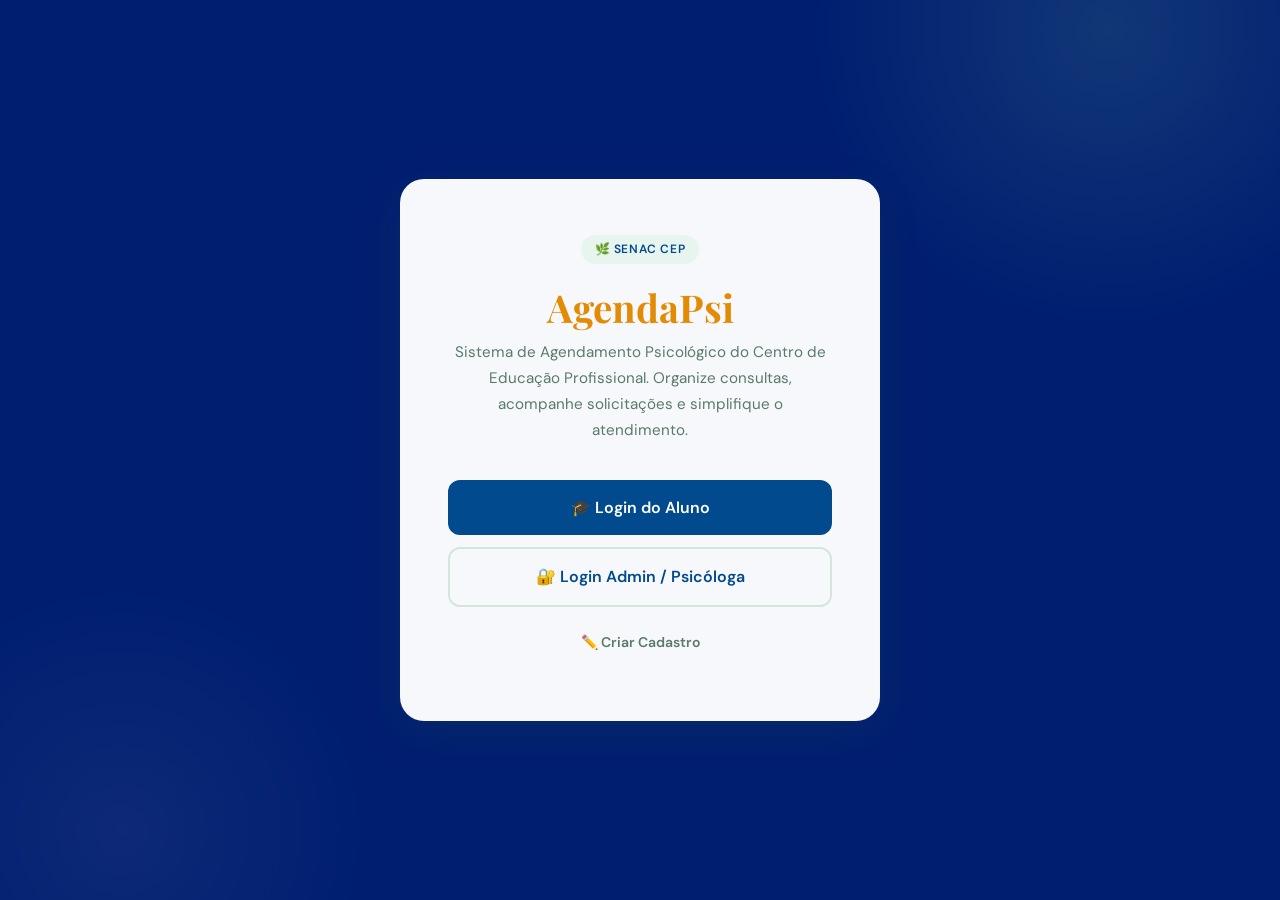
<file: index.html>
<!DOCTYPE html>
<html lang="pt-BR">
<head>
  <meta charset="UTF-8" />
  <meta name="viewport" content="width=device-width, initial-scale=1.0" />
  <title>AgendaPsi — SENAC CEP</title>
  <link rel="stylesheet" href="style/style.css" />
</head>
<body>

<div class="landing-page">
  <div class="landing-card">
    <div class="landing-badge">🌿 SENAC CEP</div>

    <h1>AgendaPsi</h1>
    <p>
      Sistema de Agendamento Psicológico do Centro de Educação Profissional.
      Organize consultas, acompanhe solicitações e simplifique o atendimento.
    </p>

    <div class="landing-actions">
      <a href="login-aluno.html" class="btn btn-primary btn-lg btn-block">
        🎓 Login do Aluno
      </a>
      <a href="login-admin.html" class="btn btn-outline btn-lg btn-block">
        🔐 Login Admin / Psicóloga
      </a>
      <a href="cadastro.html" class="btn btn-ghost btn-block">
        ✏️ Criar Cadastro
      </a>
    </div>
  </div>
</div>

<script src="js/dados.js"></script>
<script src="js/utils.js"></script>
<script src="js/app.js"></script>
</body>
</html>
</file>
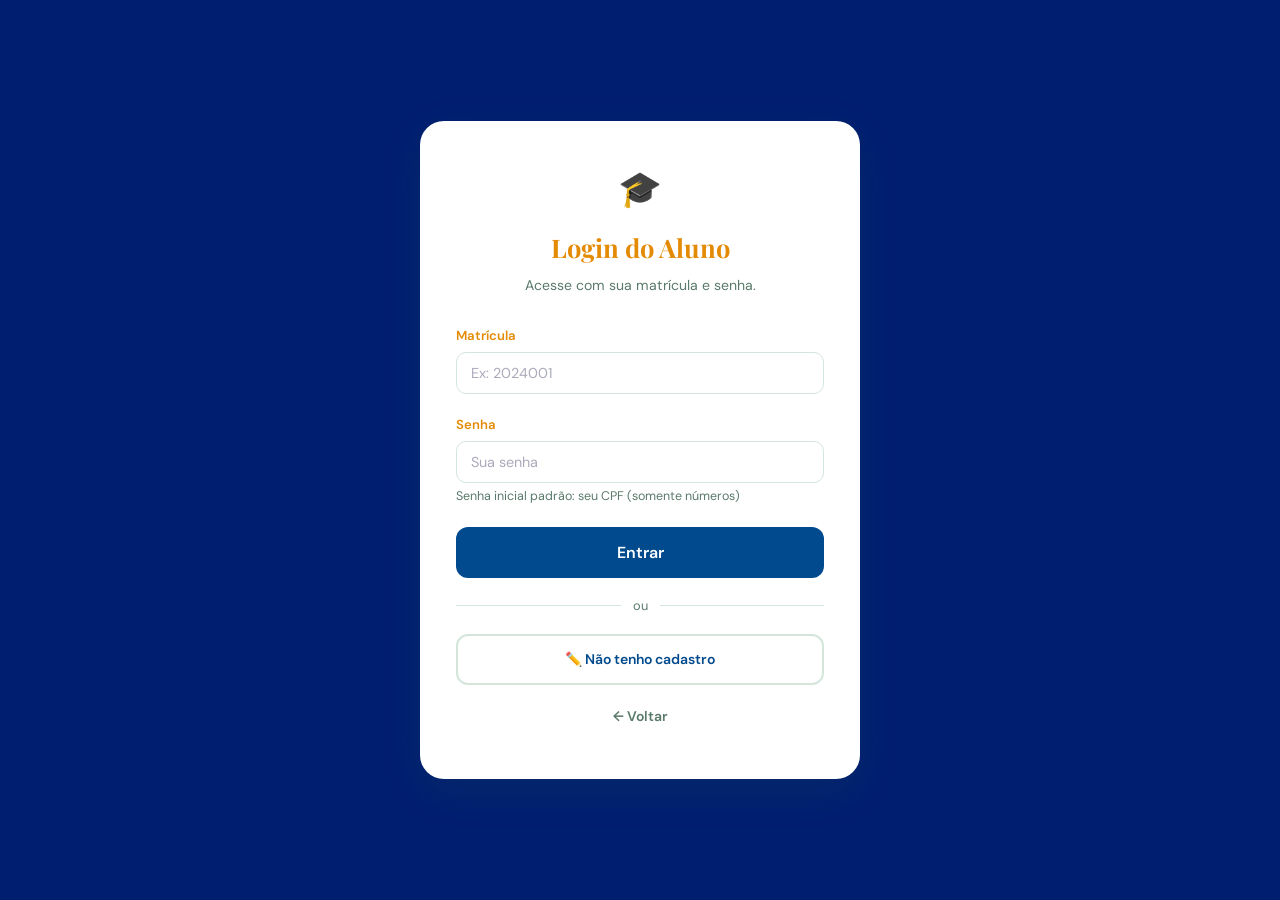
<file: agendamento.html>
<!DOCTYPE html>
<html lang="pt-BR">
<head>
  <meta charset="UTF-8" />
  <meta name="viewport" content="width=device-width, initial-scale=1.0" />
  <title>Solicitar Agendamento — AgendaPsi</title>
  <link rel="stylesheet" href="style/style.css" />
</head>
<body>

<div class="auth-wrapper">
  <div class="auth-card" style="max-width:500px;">
    <div class="auth-card-header">
      <div class="icon">📅</div>
      <h2>Solicitar Agendamento</h2>
      <p>Preencha os dados para solicitar sua consulta.</p>
    </div>

    <div id="alert-box"></div>

    <form id="form-agendamento" novalidate>
      <div class="form-group">
        <label class="form-label" for="motivo">Motivo da consulta *</label>
        <textarea class="form-control" id="motivo" placeholder="Descreva brevemente o motivo..." required></textarea>
      </div>

      <div class="form-row">
        <div class="form-group">
          <label class="form-label" for="dataPreferencial">Data preferencial *</label>
          <input type="date" class="form-control" id="dataPreferencial" required />
        </div>
        <div class="form-group">
          <label class="form-label" for="horarioPreferencial">Horário preferencial *</label>
          <input type="time" class="form-control" id="horarioPreferencial" required />
        </div>
      </div>

      <div class="form-group">
        <label class="form-label" for="turno">Turno disponível *</label>
        <select class="form-control" id="turno" required>
          <option value="">Selecione...</option>
          <option value="Manhã">Manhã</option>
          <option value="Tarde">Tarde</option>
          <option value="Qualquer">Qualquer horário</option>
        </select>
      </div>

      <div class="form-group">
        <label class="form-label" for="observacaoAluno">Observações adicionais</label>
        <textarea class="form-control" id="observacaoAluno" placeholder="Alguma informação adicional? (opcional)"></textarea>
      </div>

      <button type="submit" class="btn btn-primary btn-block btn-lg">📤 Solicitar Agendamento</button>
    </form>

    <a href="painel-aluno.html" class="btn btn-ghost btn-block" style="margin-top:10px;">← Voltar ao painel</a>
  </div>
</div>

<script src="js/dados.js"></script>
<script src="js/utils.js"></script>
<script src="js/app.js"></script>
<script src="js/aluno.js"></script>
</body>
</html>
</file>
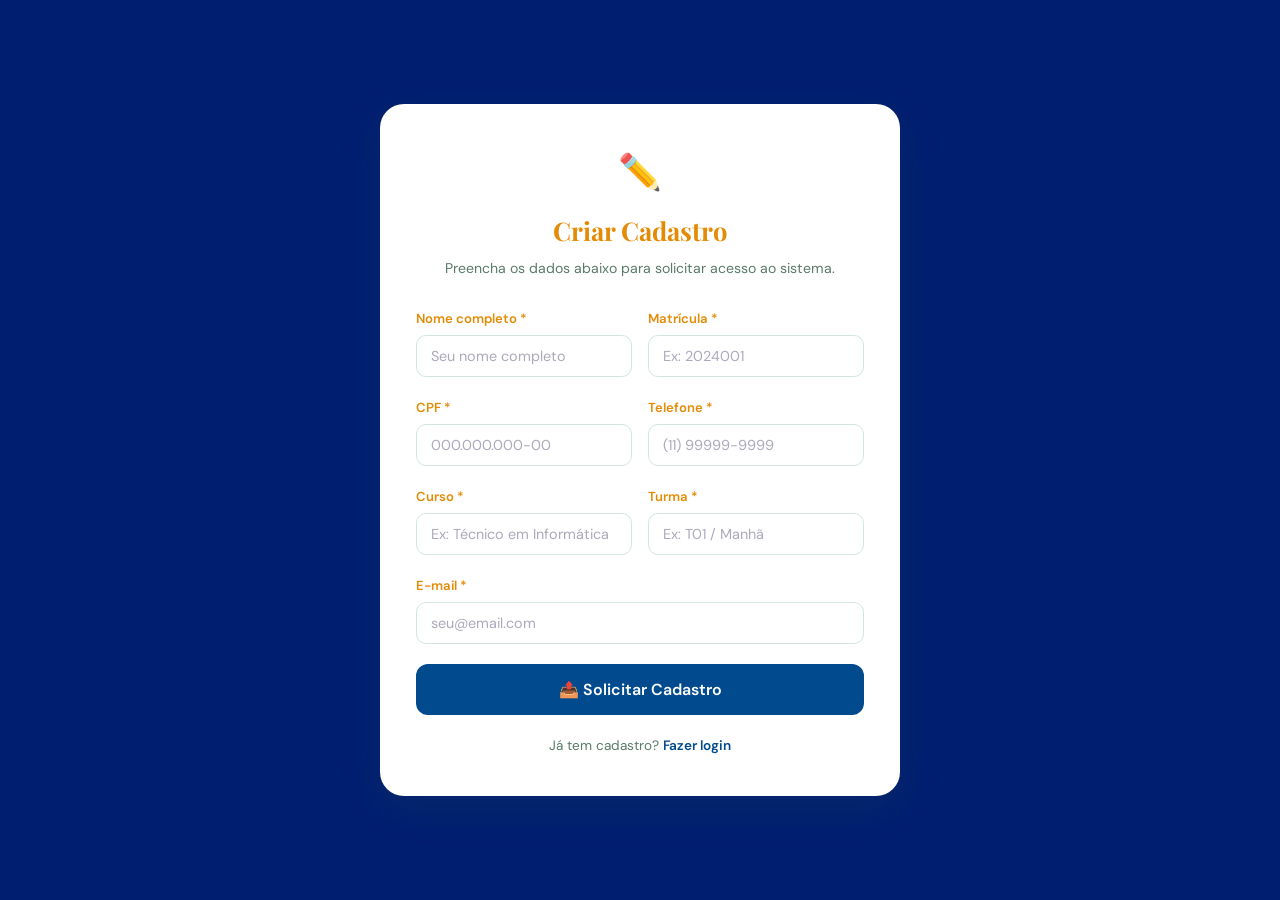
<file: cadastro.html>
<!DOCTYPE html>
<html lang="pt-BR">
<head>
  <meta charset="UTF-8" />
  <meta name="viewport" content="width=device-width, initial-scale=1.0" />
  <title>Cadastro — AgendaPsi</title>
  <link rel="stylesheet" href="style/style.css" />
</head>
<body>

<div class="auth-wrapper">
  <div class="auth-card" style="max-width:520px;">
    <div class="auth-card-header">
      <div class="icon">✏️</div>
      <h2>Criar Cadastro</h2>
      <p>Preencha os dados abaixo para solicitar acesso ao sistema.</p>
    </div>

    <div id="alert-box"></div>

    <form id="form-cadastro" novalidate>
      <div class="form-row">
        <div class="form-group">
          <label class="form-label" for="nome">Nome completo *</label>
          <input type="text" class="form-control" id="nome" placeholder="Seu nome completo" required />
        </div>
        <div class="form-group">
          <label class="form-label" for="matricula">Matrícula *</label>
          <input type="text" class="form-control" id="matricula" placeholder="Ex: 2024001" required />
        </div>
      </div>

      <div class="form-row">
        <div class="form-group">
          <label class="form-label" for="cpf">CPF *</label>
          <input type="text" class="form-control" id="cpf" placeholder="000.000.000-00" required maxlength="14" />
        </div>
        <div class="form-group">
          <label class="form-label" for="telefone">Telefone *</label>
          <input type="text" class="form-control" id="telefone" placeholder="(11) 99999-9999" required />
        </div>
      </div>

      <div class="form-row">
        <div class="form-group">
          <label class="form-label" for="curso">Curso *</label>
          <input type="text" class="form-control" id="curso" placeholder="Ex: Técnico em Informática" required />
        </div>
        <div class="form-group">
          <label class="form-label" for="turma">Turma *</label>
          <input type="text" class="form-control" id="turma" placeholder="Ex: T01 / Manhã" required />
        </div>
      </div>

      <div class="form-group">
        <label class="form-label" for="email">E-mail *</label>
        <input type="email" class="form-control" id="email" placeholder="seu@email.com" required />
      </div>

      <button type="submit" class="btn btn-primary btn-block btn-lg" id="btn-submit">
        📤 Solicitar Cadastro
      </button>
    </form>

    <div class="auth-footer">
      Já tem cadastro? <a href="login-aluno.html">Fazer login</a>
    </div>
  </div>
</div>

<script src="js/dados.js"></script>
<script src="js/utils.js"></script>
<script src="js/app.js"></script>
<script src="js/cadastro.js"></script>
</body>
</html>
</file>
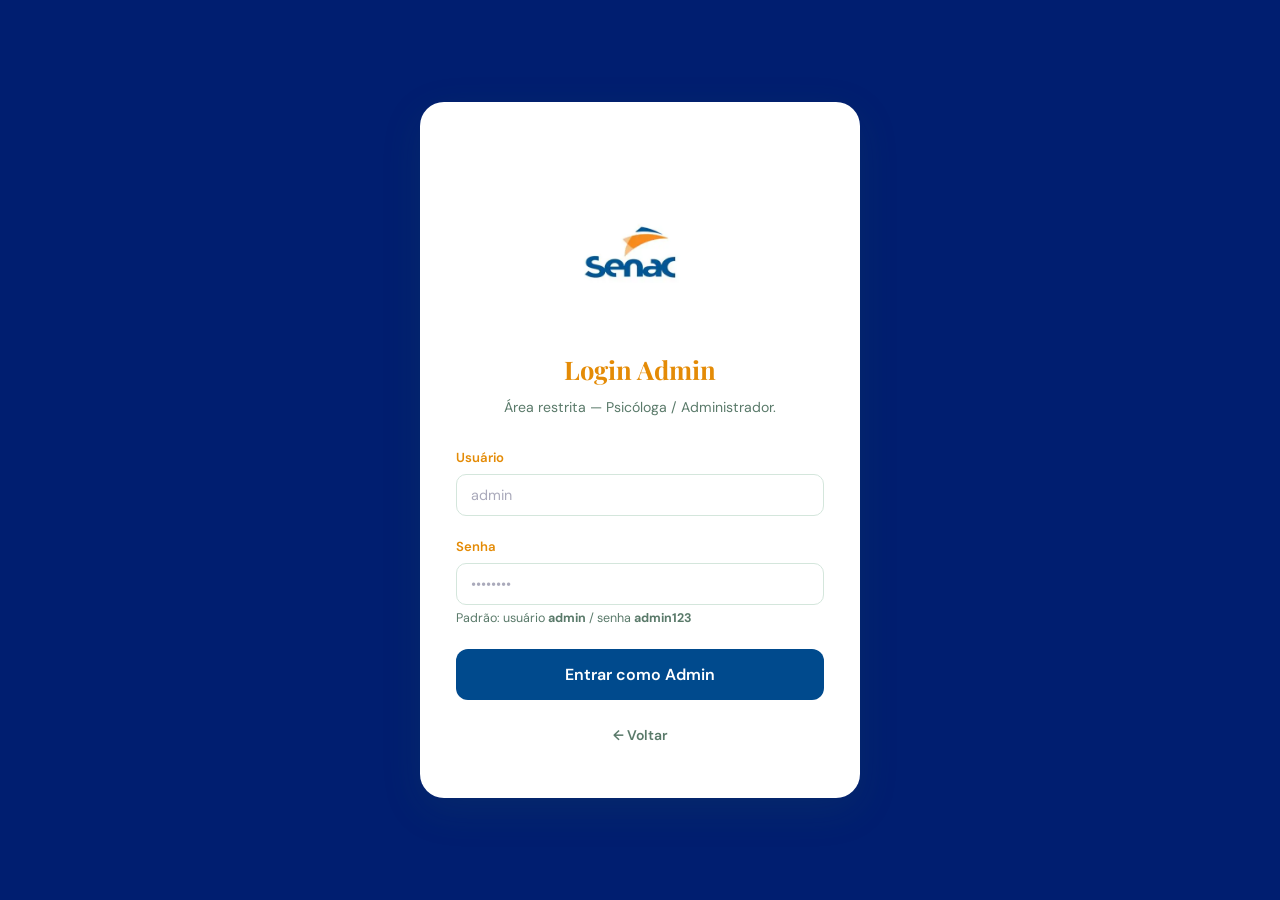
<file: login-admin.html>
<!DOCTYPE html>
<html lang="pt-BR">
<head>
  <meta charset="UTF-8" />
  <meta name="viewport" content="width=device-width, initial-scale=1.0" />
  <title>Login Admin — AgendaPsi</title>
  <link rel="stylesheet" href="style/style.css" />
</head>
<body>

<div class="auth-wrapper">
  <div class="auth-card">
    <div class="auth-card-header">
      <div class="logo-icon"><img src="assets/img/logo-senac.webp" alt="SENAC" style="width:200px;height:200px;object-fit:contain;border-radius:6px;" /></div>
      <h2>Login Admin</h2>
      <p>Área restrita — Psicóloga / Administrador.</p>
    </div>

    <div id="alert-box"></div>

    <form id="form-login-admin" novalidate>
      <div class="form-group">
        <label class="form-label" for="usuario">Usuário</label>
        <input type="text" class="form-control" id="usuario" placeholder="admin" required />
      </div>
      <div class="form-group">
        <label class="form-label" for="senha">Senha</label>
        <input type="password" class="form-control" id="senha" placeholder="••••••••" required />
        <p class="form-hint">Padrão: usuário <strong>admin</strong> / senha <strong>admin123</strong></p>
      </div>
      <button type="submit" class="btn btn-primary btn-block btn-lg">Entrar como Admin</button>
    </form>

    <a href="index.html" class="btn btn-ghost btn-block" style="margin-top:12px;">← Voltar</a>
  </div>
</div>

<script src="js/dados.js"></script>
<script src="js/utils.js"></script>
<script src="js/app.js"></script>
<script src="js/login.js"></script>
</body>
</html>
</file>
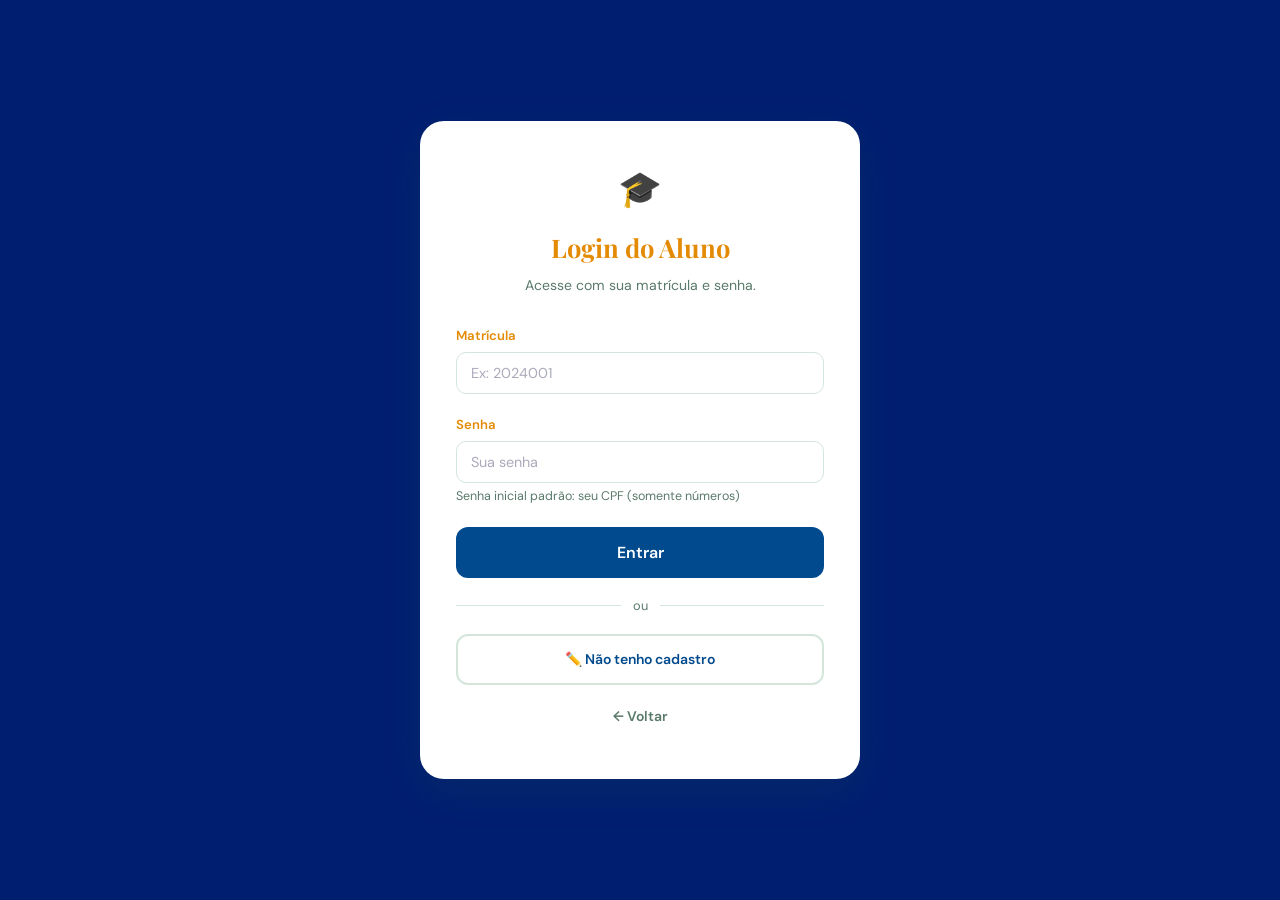
<file: login-aluno.html>
<!DOCTYPE html>
<html lang="pt-BR">
<head>
  <meta charset="UTF-8" />
  <meta name="viewport" content="width=device-width, initial-scale=1.0" />
  <title>Login Aluno — AgendaPsi</title>
  <link rel="stylesheet" href="style/style.css" />
</head>
<body>

<div class="auth-wrapper">
  <div class="auth-card">
    <div class="auth-card-header">
      <div class="icon">🎓</div>
      <h2>Login do Aluno</h2>
      <p>Acesse com sua matrícula e senha.</p>
    </div>

    <div id="alert-box"></div>

    <form id="form-login" novalidate>
      <div class="form-group">
        <label class="form-label" for="matricula">Matrícula</label>
        <input type="text" class="form-control" id="matricula" placeholder="Ex: 2024001" required />
      </div>
      <div class="form-group">
        <label class="form-label" for="senha">Senha</label>
        <input type="password" class="form-control" id="senha" placeholder="Sua senha" required />
        <p class="form-hint">Senha inicial padrão: seu CPF (somente números)</p>
      </div>
      <button type="submit" class="btn btn-primary btn-block btn-lg">Entrar</button>
    </form>

    <div class="auth-divider">ou</div>

    <a href="cadastro.html" class="btn btn-outline btn-block">✏️ Não tenho cadastro</a>
    <a href="index.html" class="btn btn-ghost btn-block" style="margin-top:8px;">← Voltar</a>
  </div>
</div>

<script src="js/dados.js"></script>
<script src="js/utils.js"></script>
<script src="js/app.js"></script>
<script src="js/login.js"></script>
</body>
</html>
</file>
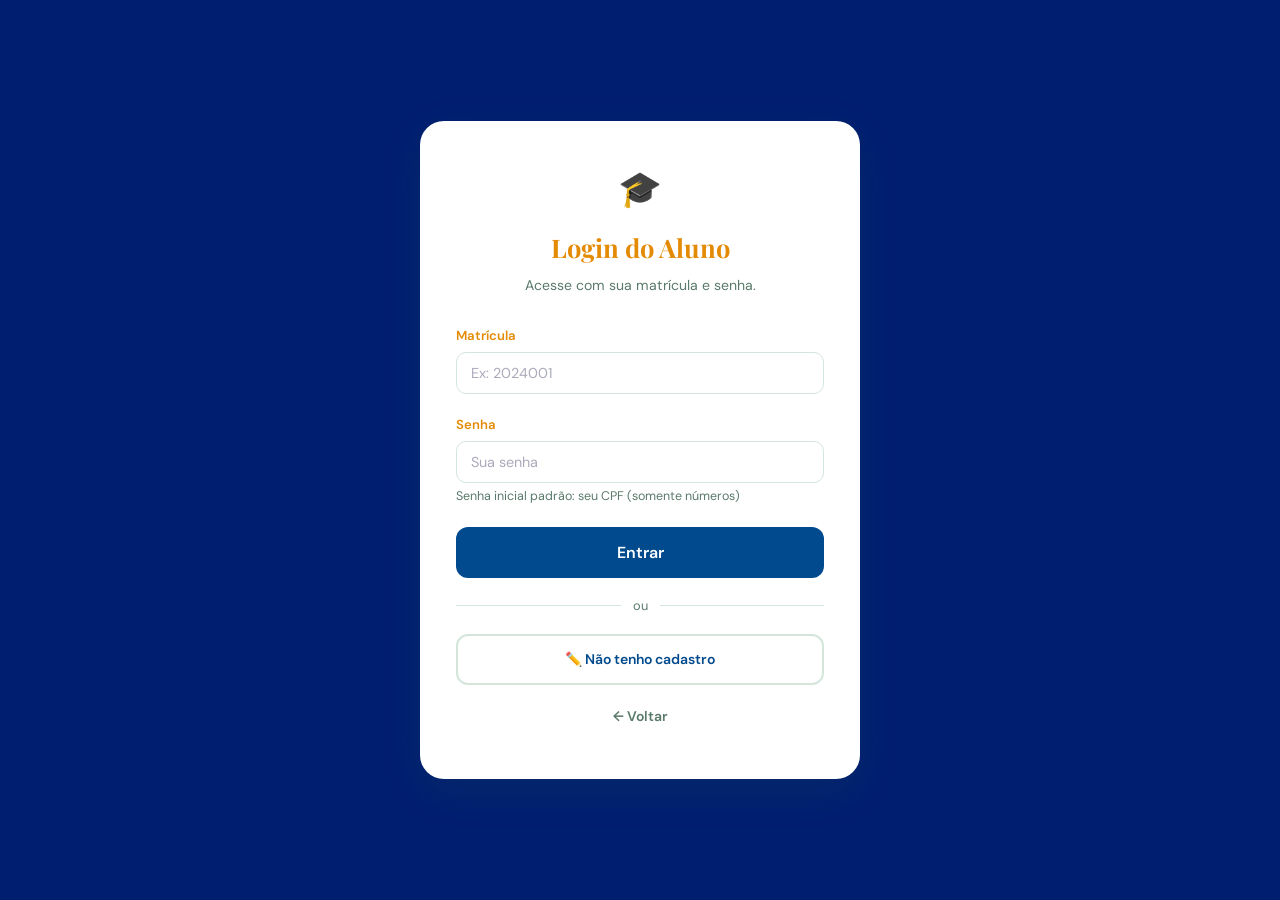
<file: painel-aluno.html>
<!DOCTYPE html>
<html lang="pt-BR">
<head>
  <meta charset="UTF-8" />
  <meta name="viewport" content="width=device-width, initial-scale=1.0" />
  <title>Painel do Aluno — AgendaPsi</title>
  <link rel="stylesheet" href="style/style.css" />
</head>
<body>
<div class="app-wrapper">

  <!-- SIDEBAR -->
  <aside class="sidebar">
    <div class="sidebar-logo">
      <div class="logo-icon"><img src="assets/img/logo-senac.webp" alt="SENAC" style="width:38px;height:38px;object-fit:contain;border-radius:6px;" /></div>
      <h2>AgendaPsi</h2>
      <span>SENAC CEP</span>
    </div>
    <nav class="sidebar-nav">
      <div class="nav-section-label">Menu</div>
      <button class="nav-item active" onclick="Utils.setActive(this,'sec-dashboard')" id="nav-dashboard">
        <span class="nav-icon">🏠</span> Visão Geral
      </button>
      <button class="nav-item" onclick="Utils.setActive(this,'sec-historico')" id="nav-historico">
        <span class="nav-icon">📋</span> Minhas Consultas
      </button>
      <button class="nav-item" onclick="window.location.href='agendamento.html'">
        <span class="nav-icon">📅</span> Nova Solicitação
      </button>
    </nav>
    <div class="sidebar-footer">
      <div class="user-info-sidebar">
        <div class="user-avatar-sm" id="avatar-initials">A</div>
        <div>
          <div class="name" id="sidebar-nome">Aluno</div>
          <div class="role">Aluno</div>
        </div>
      </div>
    </div>
  </aside>

  <!-- MAIN -->
  <div class="main-content">
    <header class="topbar">
      <span class="topbar-title">Painel <span>/ Aluno</span></span>
      <div class="topbar-actions">
        <button class="btn btn-sm btn-ghost" onclick="window.location.href='agendamento.html'">📅 Nova Consulta</button>
        <button class="btn btn-sm btn-outline" id="btn-logout">Sair</button>
      </div>
    </header>

    <main class="page-body">

      <!-- DASHBOARD -->
      <section class="panel-section" id="sec-dashboard">
        <div class="page-header">
          <h1 id="welcome-msg">Olá, aluno!</h1>
          <p>Acompanhe o status das suas solicitações de consulta.</p>
        </div>

        <div class="cards-grid" id="cards-aluno"></div>

        <div class="table-wrapper">
          <div class="table-header">
            <h3>Consultas Recentes</h3>
            <button class="btn btn-sm btn-primary" onclick="window.location.href='agendamento.html'">+ Nova</button>
          </div>
          <div id="tabela-recentes"></div>
        </div>
      </section>

      <!-- HISTÓRICO COMPLETO -->
      <section class="panel-section" id="sec-historico" style="display:none;">
        <div class="page-header">
          <h1>Minhas Consultas</h1>
          <p>Histórico completo de todas as suas solicitações.</p>
        </div>

        <div class="filter-bar" style="margin-bottom:20px;">
          <div class="search-input">
            <span>🔍</span>
            <input type="text" id="filtro-texto" placeholder="Buscar por motivo..." oninput="renderHistorico()" />
          </div>
          <select class="select-filter" id="filtro-status" onchange="renderHistorico()">
            <option value="">Todos os status</option>
            <option value="aguardando">Aguardando Análise</option>
            <option value="confirmada">Confirmada</option>
            <option value="realizada">Realizada</option>
            <option value="cancelada">Cancelada</option>
            <option value="falta">Não Compareceu</option>
          </select>
        </div>

        <div id="lista-historico"></div>
      </section>

    </main>
  </div>
</div>

<!-- Modal Cancelar -->
<div id="modal-cancelar" class="modal-overlay" style="display:none;">
  <div class="modal">
    <div class="modal-header">
      <h3>Cancelar Consulta</h3>
      <button class="modal-close" onclick="document.getElementById('modal-cancelar').style.display='none'">✕</button>
    </div>
    <p style="margin-bottom:20px;color:var(--text-muted);">
      Tem certeza que deseja cancelar esta solicitação? Esta ação não pode ser desfeita.
    </p>
    <div style="display:flex;gap:12px;">
      <button class="btn btn-danger btn-block" id="btn-confirma-cancel">Sim, cancelar</button>
      <button class="btn btn-outline btn-block" onclick="document.getElementById('modal-cancelar').style.display='none'">Não</button>
    </div>
  </div>
</div>

<script src="js/dados.js"></script>
<script src="js/utils.js"></script>
<script src="js/app.js"></script>
<script src="js/aluno.js"></script>
</body>
</html>
</file>
<file: style/style.css>
/* =============================================
   SISTEMA DE AGENDAMENTO PSICOLÓGICO - SENAC
   ============================================= */

@import url('https://fonts.googleapis.com/css2?family=Playfair+Display:wght@400;600;700&family=DM+Sans:wght@300;400;500;600&display=swap');

:root {
  --primary: #004a8d;
  --primary-light: #F7941D;
  --primary-dark: ##004A8D;
  --accent: #a06d00;
  --accent-soft: #004a8d;
  --accent-soft: #;
  --accent-soft: #;
  --bg: #001e70;
  --surface: #FFFFFF;
  --surface-2: #F0F4F2;
  --text: #e48b06;
  --text-muted: #5A7A6A;
  --border: #D4E6DC;
  --danger: #D62828;
  --danger-soft: #FDEAEA;
  --warning: #E07A5F;
  --warning-soft: #FDF0EC;
  --success: #2D6A4F;
  --success-soft: #E8F5EE;
  --info: #3A86FF;
  --info-soft: #EBF2FF;
  --shadow-sm: 0 1px 3px rgba(0,0,0,0.06), 0 1px 2px rgba(0,0,0,0.04);
  --shadow: 0 4px 16px rgba(45,106,79,0.08), 0 2px 6px rgba(0,0,0,0.04);
  --shadow-lg: 0 12px 40px rgba(45,106,79,0.14);
  --radius: 12px;
  --radius-lg: 18px;
  --radius-xl: 24px;
  --font-display: 'Playfair Display', serif;
  --font-body: 'DM Sans', sans-serif;
}

*, *::before, *::after { box-sizing: border-box; margin: 0; padding: 0; }

body {
  font-family: var(--font-body);
  background: var(--bg);
  color: var(--text);
  line-height: 1.6;
  min-height: 100vh;
}

/* ---- TYPOGRAPHY ---- */
h1, h2, h3 { font-family: var(--font-display); font-weight: 700; }
h1 { font-size: 2.4rem; line-height: 1.2; }
h2 { font-size: 1.6rem; }
h3 { font-size: 1.15rem; }

/* ---- SCROLLBAR ---- */
::-webkit-scrollbar { width: 6px; }
::-webkit-scrollbar-track { background: var(--bg); }
::-webkit-scrollbar-thumb { background: var(--accent); border-radius: 99px; }

/* =============================================
   LAYOUT PRINCIPAL COM SIDEBAR
   ============================================= */
.app-wrapper {
  display: flex;
  min-height: 100vh;
}

.sidebar {
  width: 260px;
  min-height: 100vh;
  background: var(--primary-dark);
  display: flex;
  flex-direction: column;
  position: fixed;
  top: 0; left: 0;
  z-index: 100;
  transition: transform 0.3s ease;
}

.sidebar-logo {
  padding: 28px 24px 20px;
  border-bottom: 1px solid rgba(255,255,255,0.08);
}

.sidebar-logo .logo-icon {
  width: 60px; height: 60px;
  background: #fff;
  border-radius: 10px;
  display: flex; align-items: center; justify-content: center;
  font-size: 20px; margin-bottom: 10px;
  padding: 4px;
  box-shadow: 0 2px 8px rgba(0,0,0,0.15);
}

.sidebar-logo h2 {
  color: #fff;
  font-size: 1rem;
  font-weight: 600;
  font-family: var(--font-body);
  line-height: 1.3;
}

.sidebar-logo span {
  color: var(--accent);
  font-size: 0.75rem;
  font-weight: 400;
  opacity: 0.9;
}

.sidebar-nav {
  flex: 1;
  padding: 16px 12px;
}

.nav-section-label {
  font-size: 0.68rem;
  font-weight: 600;
  text-transform: uppercase;
  letter-spacing: 0.1em;
  color: rgba(255,255,255,0.35);
  padding: 8px 12px 4px;
  margin-top: 8px;
}

.nav-item {
  display: flex;
  align-items: center;
  gap: 10px;
  padding: 10px 14px;
  border-radius: 8px;
  color: rgba(255,255,255,0.7);
  text-decoration: none;
  font-size: 0.875rem;
  font-weight: 500;
  cursor: pointer;
  transition: all 0.18s ease;
  margin-bottom: 2px;
  border: none; background: none; width: 100%; text-align: left;
}

.nav-item:hover, .nav-item.active {
  background: rgba(116,198,157,0.15);
  color: var(--accent);
}

.nav-item .nav-icon { font-size: 16px; min-width: 20px; }

.sidebar-footer {
  padding: 16px 12px;
  border-top: 1px solid rgba(255,255,255,0.08);
}

.user-info-sidebar {
  display: flex;
  align-items: center;
  gap: 10px;
  padding: 10px;
  border-radius: 8px;
  background: rgba(255,255,255,0.06);
}

.user-avatar-sm {
  width: 34px; height: 34px;
  background: var(--accent);
  border-radius: 8px;
  display: flex; align-items: center; justify-content: center;
  font-weight: 700; font-size: 13px; color: var(--primary-dark);
  flex-shrink: 0;
}

.user-info-sidebar .name { color: #fff; font-size: 0.8rem; font-weight: 500; }
.user-info-sidebar .role { color: rgba(255,255,255,0.45); font-size: 0.7rem; }

.main-content {
  margin-left: 260px;
  flex: 1;
  display: flex;
  flex-direction: column;
}

.topbar {
  background: var(--surface);
  border-bottom: 1px solid var(--border);
  padding: 16px 32px;
  display: flex;
  align-items: center;
  justify-content: space-between;
  position: sticky; top: 0; z-index: 50;
}

.topbar-title { font-size: 1rem; font-weight: 600; color: var(--text); }
.topbar-title span { color: var(--text-muted); font-weight: 400; }

.topbar-actions { display: flex; align-items: center; gap: 12px; }

.page-body { padding: 32px; flex: 1; }

/* =============================================
   LANDING PAGE
   ============================================= */
.landing-page {
  min-height: 100vh;
  background: linear-gradient(135deg, var(--primary-dark) 0%, var(--primary) 50%, var(--primary-light) 100%);
  display: flex;
  align-items: center;
  justify-content: center;
  position: relative;
  overflow: hidden;
}

.landing-page::before {
  content: '';
  position: absolute;
  top: -30%; right: -10%;
  width: 600px; height: 600px;
  background: radial-gradient(circle, rgba(116,198,157,0.15) 0%, transparent 70%);
  border-radius: 50%;
}

.landing-page::after {
  content: '';
  position: absolute;
  bottom: -20%; left: -10%;
  width: 500px; height: 500px;
  background: radial-gradient(circle, rgba(255,255,255,0.05) 0%, transparent 70%);
  border-radius: 50%;
}

.landing-card {
  background: rgba(255,255,255,0.97);
  border-radius: var(--radius-xl);
  padding: 56px 48px;
  max-width: 480px;
  width: 90%;
  box-shadow: var(--shadow-lg);
  position: relative; z-index: 1;
  text-align: center;
  animation: fadeUp 0.6s ease forwards;
}

@keyframes fadeUp {
  from { opacity: 0; transform: translateY(24px); }
  to   { opacity: 1; transform: translateY(0); }
}

.landing-badge {
  display: inline-flex;
  align-items: center;
  gap: 6px;
  background: var(--success-soft);
  color: var(--primary);
  font-size: 0.75rem;
  font-weight: 600;
  padding: 5px 14px;
  border-radius: 99px;
  margin-bottom: 20px;
  text-transform: uppercase;
  letter-spacing: 0.05em;
}

.landing-card h1 {
  color: var(--primary-dark);
  margin-bottom: 10px;
}

.landing-card p {
  color: var(--text-muted);
  font-size: 0.95rem;
  margin-bottom: 36px;
  line-height: 1.7;
}

.landing-actions {
  display: flex;
  flex-direction: column;
  gap: 12px;
}

/* =============================================
   BOTÕES
   ============================================= */
.btn {
  display: inline-flex;
  align-items: center;
  justify-content: center;
  gap: 8px;
  padding: 12px 24px;
  border-radius: var(--radius);
  font-family: var(--font-body);
  font-size: 0.875rem;
  font-weight: 600;
  cursor: pointer;
  border: none;
  text-decoration: none;
  transition: all 0.18s ease;
  white-space: nowrap;
}

.btn-primary {
  background: var(--primary);
  color: #fff;
}
.btn-primary:hover { background: var(--primary-light); transform: translateY(-1px); box-shadow: 0 6px 16px rgba(45,106,79,0.25); }

.btn-outline {
  background: transparent;
  color: var(--primary);
  border: 2px solid var(--border);
}
.btn-outline:hover { border-color: var(--primary); background: var(--success-soft); }

.btn-ghost {
  background: transparent;
  color: var(--text-muted);
}
.btn-ghost:hover { background: var(--surface-2); color: var(--text); }

.btn-danger { background: var(--danger); color: #fff; }
.btn-danger:hover { filter: brightness(1.1); }

.btn-warning { background: var(--warning); color: #fff; }
.btn-sm { padding: 7px 14px; font-size: 0.8rem; border-radius: 8px; }
.btn-lg { padding: 15px 32px; font-size: 1rem; }
.btn-block { width: 100%; }
.btn:disabled { opacity: 0.5; cursor: not-allowed; }

/* =============================================
   FORMULÁRIOS
   ============================================= */
.form-group { margin-bottom: 20px; }

.form-label {
  display: block;
  font-size: 0.82rem;
  font-weight: 600;
  color: var(--text);
  margin-bottom: 6px;
}

.form-control {
  width: 100%;
  padding: 11px 14px;
  border: 1.5px solid var(--border);
  border-radius: 10px;
  font-family: var(--font-body);
  font-size: 0.9rem;
  color: var(--text);
  background: var(--surface);
  transition: border-color 0.18s, box-shadow 0.18s;
  outline: none;
}

.form-control:focus {
  border-color: var(--primary);
  box-shadow: 0 0 0 3px rgba(45,106,79,0.1);
}

.form-control::placeholder { color: #aab; }
.form-hint { font-size: 0.78rem; color: var(--text-muted); margin-top: 4px; }

.form-row { display: grid; grid-template-columns: 1fr 1fr; gap: 16px; }

/* =============================================
   CARDS DE FORMULÁRIO / AUTH
   ============================================= */
.auth-wrapper {
  min-height: 100vh;
  background: linear-gradient(135deg, var(--primary-dark), var(--primary));
  display: flex;
  align-items: center;
  justify-content: center;
  padding: 24px;
}

.auth-card {
  background: var(--surface);
  border-radius: var(--radius-xl);
  padding: 40px 36px;
  width: 100%;
  max-width: 440px;
  box-shadow: var(--shadow-lg);
  animation: fadeUp 0.5s ease;
}

.auth-card-header { text-align: center; margin-bottom: 28px; }
.auth-card-header .icon { font-size: 2.2rem; margin-bottom: 10px; }
.auth-card-header h2 { color: var(--primary-dark); margin-bottom: 6px; }
.auth-card-header p { color: var(--text-muted); font-size: 0.88rem; }

.auth-divider {
  display: flex;
  align-items: center;
  gap: 12px;
  margin: 18px 0;
  color: var(--text-muted);
  font-size: 0.8rem;
}
.auth-divider::before, .auth-divider::after {
  content: '';
  flex: 1;
  height: 1px;
  background: var(--border);
}

.auth-footer { text-align: center; margin-top: 20px; font-size: 0.85rem; color: var(--text-muted); }
.auth-footer a { color: var(--primary); font-weight: 600; text-decoration: none; }

/* =============================================
   ALERT / MENSAGENS
   ============================================= */
.alert {
  padding: 12px 16px;
  border-radius: 10px;
  font-size: 0.875rem;
  display: flex;
  align-items: flex-start;
  gap: 10px;
  margin-bottom: 16px;
  animation: fadeIn 0.3s ease;
}
@keyframes fadeIn { from { opacity:0; transform: translateY(-6px); } to { opacity:1; transform: translateY(0); } }

.alert-success { background: var(--success-soft); color: var(--primary-dark); border: 1px solid var(--accent-soft); }
.alert-danger  { background: var(--danger-soft);  color: var(--danger);       border: 1px solid #f5c6c6; }
.alert-warning { background: var(--warning-soft); color: #8a4a36;             border: 1px solid #f0cfc7; }
.alert-info    { background: var(--info-soft);    color: #1a4f8a;             border: 1px solid #bdd4f8; }

/* =============================================
   DASHBOARD CARDS
   ============================================= */
.cards-grid {
  display: grid;
  grid-template-columns: repeat(auto-fill, minmax(200px, 1fr));
  gap: 16px;
  margin-bottom: 32px;
}

.stat-card {
  background: var(--surface);
  border-radius: var(--radius-lg);
  padding: 22px;
  border: 1px solid var(--border);
  box-shadow: var(--shadow-sm);
  transition: transform 0.18s, box-shadow 0.18s;
  position: relative;
  overflow: hidden;
}

.stat-card::before {
  content: '';
  position: absolute;
  top: 0; left: 0; right: 0;
  height: 3px;
}

.stat-card.green::before  { background: var(--primary); }
.stat-card.teal::before   { background: var(--accent); }
.stat-card.orange::before { background: var(--warning); }
.stat-card.red::before    { background: var(--danger); }
.stat-card.blue::before   { background: var(--info); }
.stat-card.gray::before   { background: #aab; }

.stat-card:hover { transform: translateY(-2px); box-shadow: var(--shadow); }

.stat-card .card-icon {
  font-size: 1.6rem;
  margin-bottom: 12px;
}

.stat-card .card-value {
  font-family: var(--font-display);
  font-size: 2.2rem;
  font-weight: 700;
  color: var(--text);
  line-height: 1;
  margin-bottom: 4px;
}

.stat-card .card-label {
  font-size: 0.8rem;
  color: var(--text-muted);
  font-weight: 500;
}

/* =============================================
   TABELAS
   ============================================= */
.table-wrapper {
  background: var(--surface);
  border-radius: var(--radius-lg);
  border: 1px solid var(--border);
  overflow: hidden;
  box-shadow: var(--shadow-sm);
}

.table-header {
  padding: 18px 22px;
  border-bottom: 1px solid var(--border);
  display: flex;
  align-items: center;
  justify-content: space-between;
  flex-wrap: wrap;
  gap: 12px;
}

.table-header h3 { font-size: 1rem; color: var(--text); }

table {
  width: 100%;
  border-collapse: collapse;
}

thead th {
  background: var(--surface-2);
  padding: 11px 18px;
  font-size: 0.75rem;
  font-weight: 700;
  text-transform: uppercase;
  letter-spacing: 0.05em;
  color: var(--text-muted);
  text-align: left;
}

tbody tr {
  border-bottom: 1px solid var(--border);
  transition: background 0.15s;
}
tbody tr:last-child { border-bottom: none; }
tbody tr:hover { background: var(--surface-2); }

tbody td {
  padding: 13px 18px;
  font-size: 0.875rem;
  color: var(--text);
}

/* =============================================
   BADGES DE STATUS
   ============================================= */
.badge {
  display: inline-flex;
  align-items: center;
  gap: 5px;
  padding: 3px 10px;
  border-radius: 99px;
  font-size: 0.75rem;
  font-weight: 600;
  white-space: nowrap;
}

.badge::before { content: ''; width: 6px; height: 6px; border-radius: 50%; background: currentColor; }

.badge-aguardando   { background: #FFF7E6; color: #B45309; }
.badge-confirmada   { background: var(--info-soft); color: var(--info); }
.badge-realizada    { background: var(--success-soft); color: var(--primary); }
.badge-cancelada    { background: var(--danger-soft); color: var(--danger); }
.badge-falta        { background: #F3E8FF; color: #7C3AED; }
.badge-aprovado     { background: var(--success-soft); color: var(--primary); }
.badge-pendente     { background: var(--warning-soft); color: var(--warning); }
.badge-rejeitado    { background: var(--danger-soft); color: var(--danger); }

/* =============================================
   PANEL DO ALUNO - HISTÓRICO
   ============================================= */
.consulta-item {
  background: var(--surface);
  border: 1px solid var(--border);
  border-radius: var(--radius);
  padding: 18px;
  margin-bottom: 12px;
  display: flex;
  align-items: flex-start;
  gap: 16px;
  transition: box-shadow 0.18s;
}
.consulta-item:hover { box-shadow: var(--shadow); }

.consulta-date {
  background: var(--primary);
  color: #fff;
  border-radius: 10px;
  padding: 10px 14px;
  text-align: center;
  min-width: 56px;
  flex-shrink: 0;
}
.consulta-date .day { font-size: 1.4rem; font-weight: 700; font-family: var(--font-display); }
.consulta-date .month { font-size: 0.65rem; text-transform: uppercase; opacity: 0.85; }

.consulta-info { flex: 1; }
.consulta-info h4 { font-size: 0.92rem; font-weight: 600; margin-bottom: 4px; }
.consulta-info p { font-size: 0.82rem; color: var(--text-muted); }

/* =============================================
   EMPTY STATE
   ============================================= */
.empty-state {
  text-align: center;
  padding: 48px 24px;
  color: var(--text-muted);
}
.empty-state .icon { font-size: 3rem; margin-bottom: 12px; opacity: 0.5; }
.empty-state p { font-size: 0.9rem; }

/* =============================================
   MODAL
   ============================================= */
.modal-overlay {
  position: fixed; inset: 0;
  background: rgba(0,0,0,0.4);
  display: flex; align-items: center; justify-content: center;
  z-index: 999;
  padding: 24px;
  animation: fadeIn 0.2s ease;
}

.modal {
  background: var(--surface);
  border-radius: var(--radius-xl);
  padding: 32px;
  max-width: 520px;
  width: 100%;
  box-shadow: var(--shadow-lg);
  animation: fadeUp 0.25s ease;
  max-height: 90vh;
  overflow-y: auto;
}

.modal-header {
  display: flex;
  justify-content: space-between;
  align-items: center;
  margin-bottom: 24px;
}

.modal-close {
  background: none; border: none;
  font-size: 1.3rem;
  cursor: pointer;
  color: var(--text-muted);
  padding: 4px;
  border-radius: 6px;
  transition: background 0.15s;
}
.modal-close:hover { background: var(--surface-2); }

/* =============================================
   SEARCH & FILTER BAR
   ============================================= */
.filter-bar {
  display: flex;
  align-items: center;
  gap: 12px;
  flex-wrap: wrap;
}

.search-input {
  display: flex;
  align-items: center;
  gap: 8px;
  background: var(--surface-2);
  border: 1.5px solid var(--border);
  border-radius: 10px;
  padding: 8px 14px;
  font-size: 0.875rem;
  color: var(--text);
  min-width: 220px;
}
.search-input input { background: none; border: none; outline: none; font-family: var(--font-body); font-size: 0.875rem; color: var(--text); flex: 1; }

.select-filter {
  padding: 9px 14px;
  border: 1.5px solid var(--border);
  border-radius: 10px;
  font-family: var(--font-body);
  font-size: 0.875rem;
  background: var(--surface);
  color: var(--text);
  outline: none;
  cursor: pointer;
}
.select-filter:focus { border-color: var(--primary); }

/* =============================================
   PAGE HEADER
   ============================================= */
.page-header {
  margin-bottom: 28px;
}
.page-header h1 { font-size: 1.7rem; color: var(--primary-dark); margin-bottom: 4px; }
.page-header p  { color: var(--text-muted); font-size: 0.9rem; }

/* =============================================
   ACTIONS COLUMN
   ============================================= */
.actions-group { display: flex; gap: 6px; flex-wrap: wrap; }

/* =============================================
   TEXTAREA
   ============================================= */
textarea.form-control { resize: vertical; min-height: 90px; }

/* =============================================
   RESPONSIVIDADE
   ============================================= */
@media (max-width: 900px) {
  .sidebar { transform: translateX(-100%); }
  .sidebar.open { transform: translateX(0); }
  .main-content { margin-left: 0; }
  .form-row { grid-template-columns: 1fr; }
  .cards-grid { grid-template-columns: repeat(2, 1fr); }
  .page-body { padding: 20px 16px; }
  .topbar { padding: 14px 16px; }
}

@media (max-width: 540px) {
  .cards-grid { grid-template-columns: 1fr 1fr; }
  .landing-card { padding: 36px 24px; }
  h1 { font-size: 1.8rem; }
}
</file>
